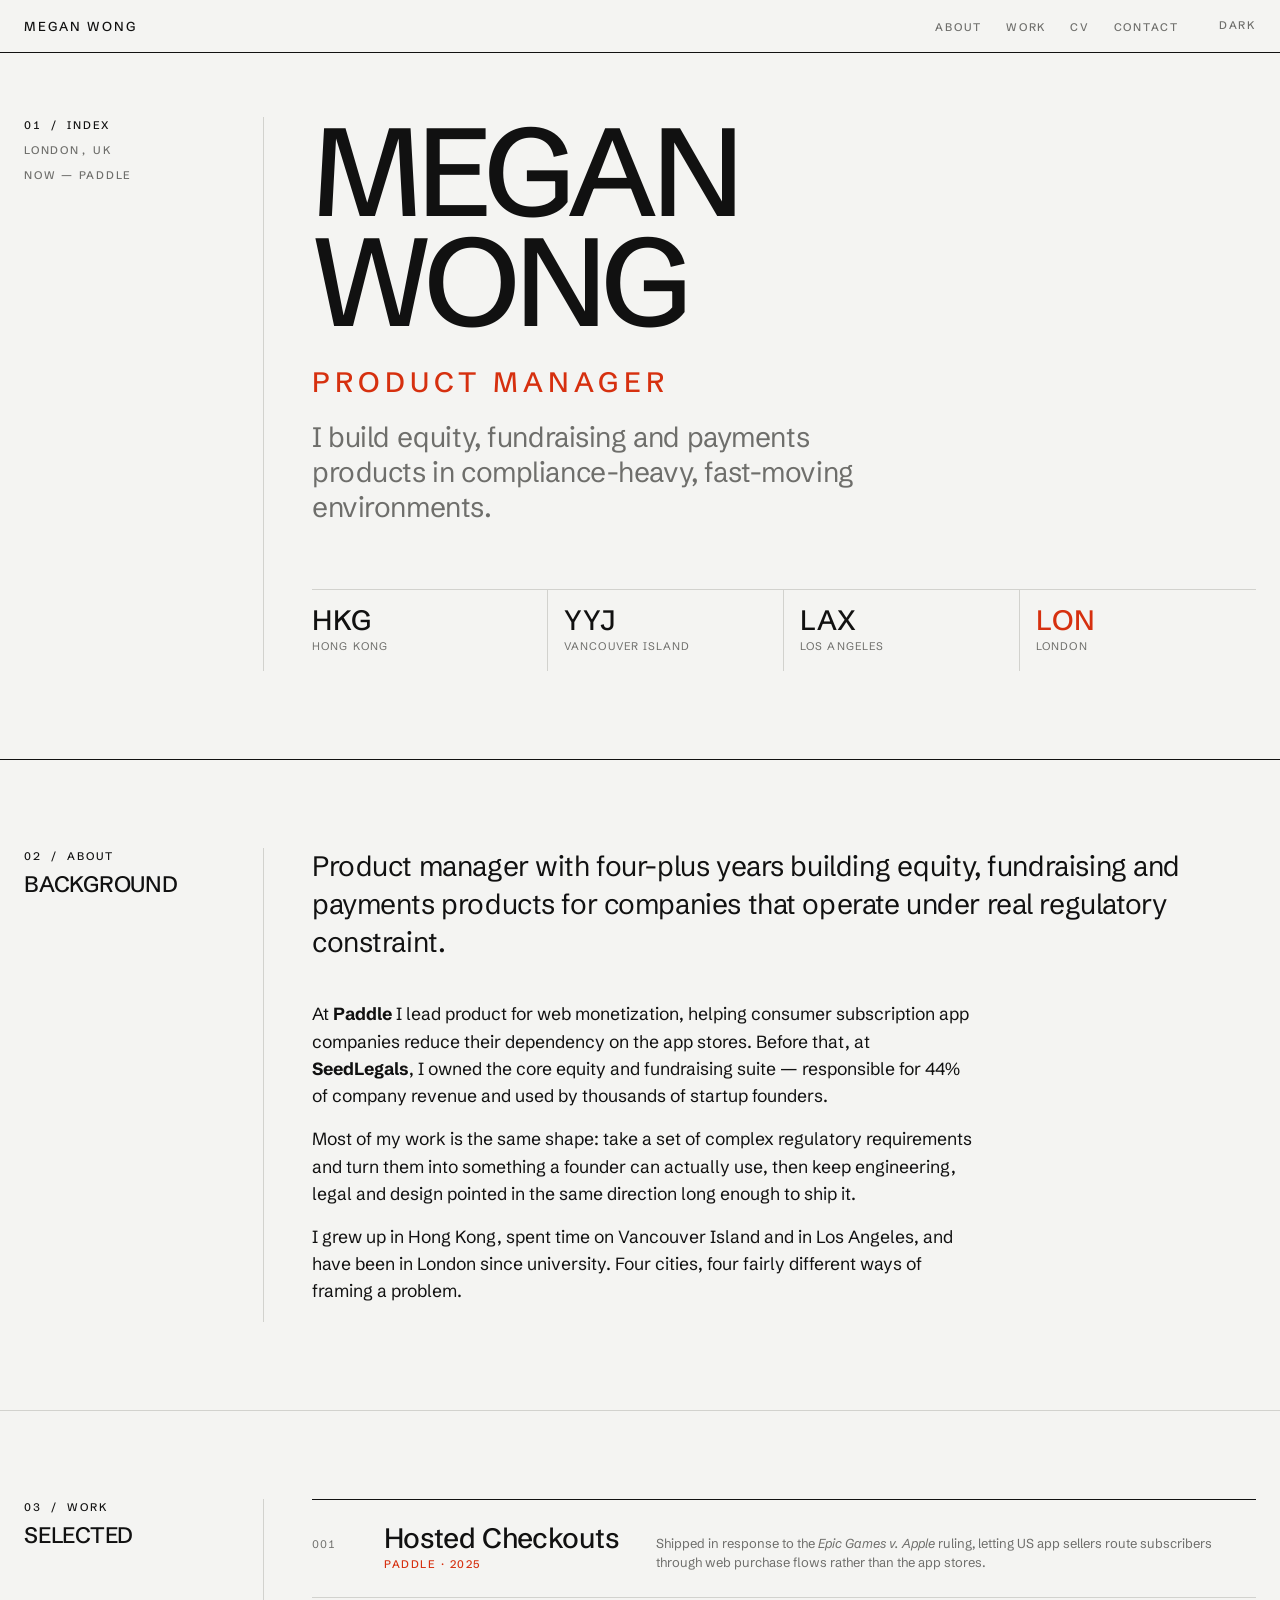
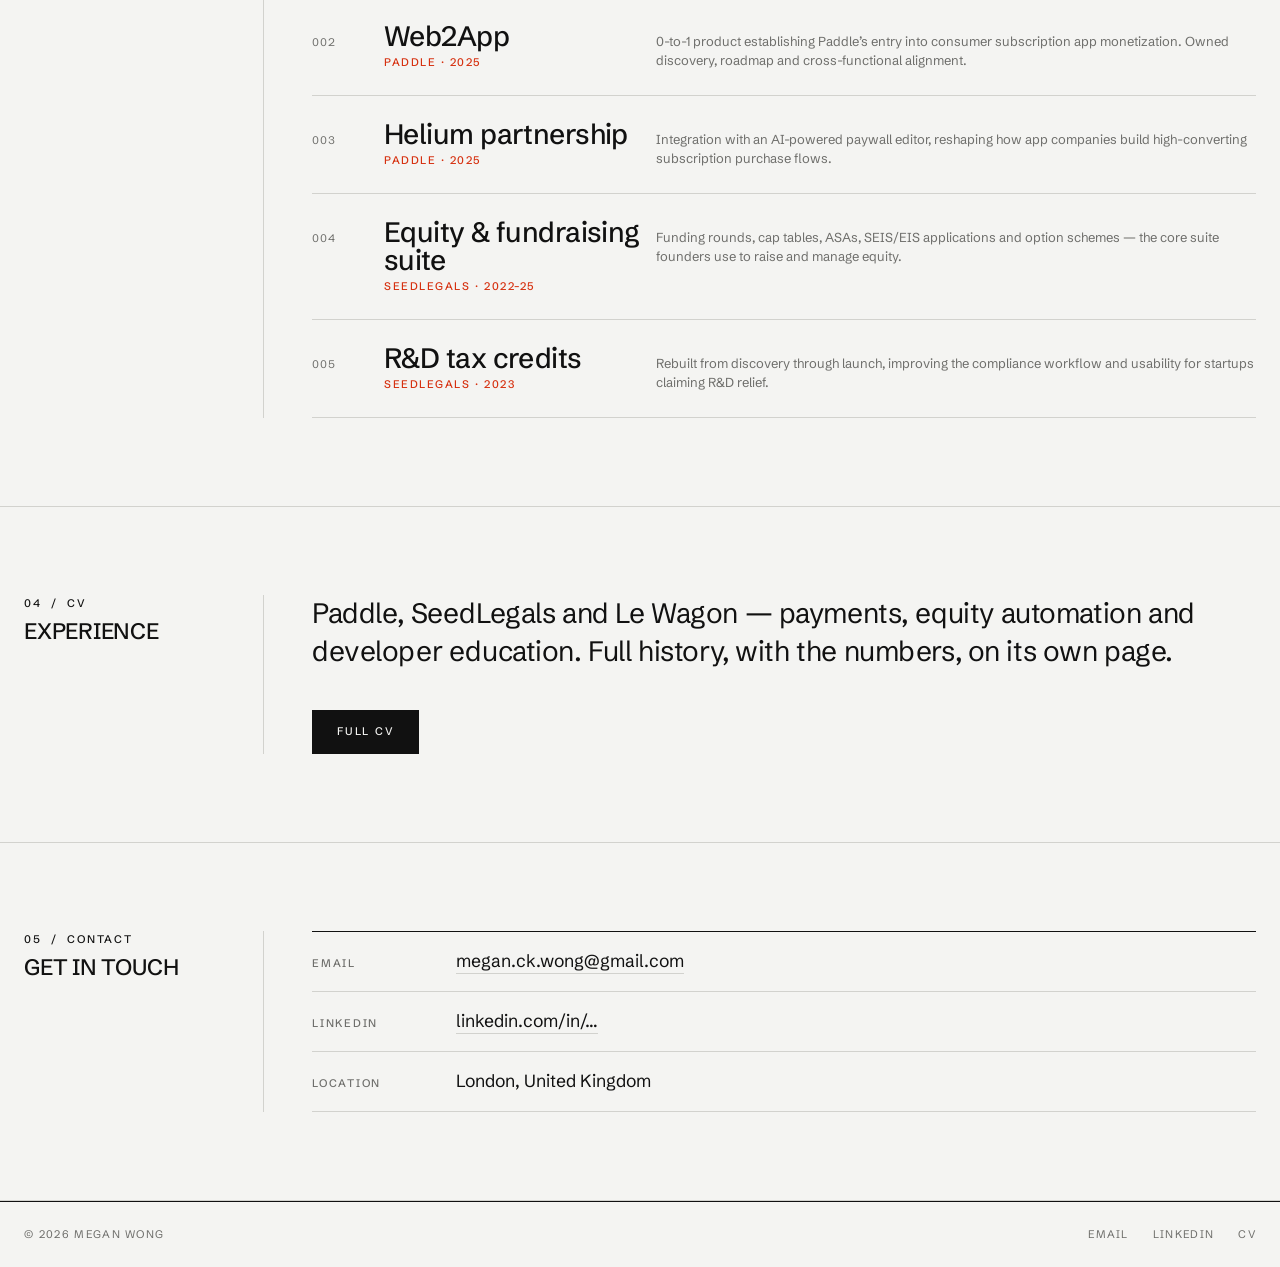
<file: index.html>
<!DOCTYPE html>
<html lang="en-GB">
  <head>
    <meta charset="utf-8" />
    <meta name="viewport" content="width=device-width, initial-scale=1" />

    <title>Megan Wong — Product Manager, London</title>
    <meta
      name="description"
      content="Megan Wong is a product manager in London building equity, fundraising and payments products. Currently at Paddle, previously SeedLegals."
    />
    <link rel="canonical" href="https://meganwong.me/" />

    <meta property="og:type" content="website" />
    <meta property="og:site_name" content="Megan Wong" />
    <meta property="og:title" content="Megan Wong — Product Manager, London" />
    <meta
      property="og:description"
      content="Product manager in London building equity, fundraising and payments products. Currently at Paddle, previously SeedLegals."
    />
    <meta property="og:url" content="https://meganwong.me/" />
    <meta property="og:locale" content="en_GB" />
    <meta name="twitter:card" content="summary" />
    <meta name="twitter:title" content="Megan Wong — Product Manager, London" />
    <meta
      name="twitter:description"
      content="Product manager in London building equity, fundraising and payments products. Currently at Paddle, previously SeedLegals."
    />

    <meta name="theme-color" content="#f4f4f2" media="(prefers-color-scheme: light)" />
    <meta name="theme-color" content="#0e0e0d" media="(prefers-color-scheme: dark)" />

    <link rel="icon" href="/assets/img/favicon.svg" type="image/svg+xml" />
    <link rel="apple-touch-icon" href="/assets/img/favicon.svg" />

    <link rel="preconnect" href="https://fonts.googleapis.com" />
    <link rel="preconnect" href="https://fonts.gstatic.com" crossorigin />
    <link
      href="https://fonts.googleapis.com/css2?family=Schibsted+Grotesk:ital,wght@0,400..900;1,400..900&display=swap"
      rel="stylesheet"
    />

    <link rel="stylesheet" href="/assets/css/style.css" />

    <!-- Applied before first paint to avoid a theme flash -->
    <script>
      (function () {
        document.documentElement.classList.add("js");
        try {
          var stored = localStorage.getItem("theme");
          if (stored === "dark" || stored === "light") {
            document.documentElement.setAttribute("data-theme", stored);
          }
        } catch (e) {}
      })();
    </script>

    <script type="application/ld+json">
      {
        "@context": "https://schema.org",
        "@type": "Person",
        "name": "Megan Wong",
        "url": "https://meganwong.me/",
        "jobTitle": "Product Manager",
        "email": "mailto:megan.ck.wong@gmail.com",
        "worksFor": {
          "@type": "Organization",
          "name": "Paddle"
        },
        "alumniOf": {
          "@type": "CollegeOrUniversity",
          "name": "University College London"
        },
        "address": {
          "@type": "PostalAddress",
          "addressLocality": "London",
          "addressCountry": "GB"
        }
      }
    </script>
  </head>

  <body>
    <a class="skip-link" href="#main">Skip to content</a>

    <header class="site-header">
      <div class="wrap site-header__inner">
        <a class="wordmark" href="/">Megan Wong</a>

        <nav class="nav" aria-label="Primary">
          <ul class="nav__list" data-nav-list>
            <li><a class="nav__link" href="#about">About</a></li>
            <li><a class="nav__link" href="#work">Work</a></li>
            <li><a class="nav__link" href="/cv/">CV</a></li>
            <li><a class="nav__link" href="#contact">Contact</a></li>
          </ul>
        </nav>

        <div class="site-header__actions">
          <button class="theme-toggle" type="button" data-theme-toggle>
            <span data-theme-label>Dark</span>
          </button>

          <button
            class="nav__toggle"
            type="button"
            data-nav-toggle
            aria-expanded="false"
          >
            <span class="label-open">Menu</span>
            <span class="label-close">Close</span>
          </button>
        </div>
      </div>
    </header>

    <main id="main">
      <!-- ===================== 01 — Index ====================== -->
      <section class="hero">
        <div class="wrap split">
          <div class="split__label hero__label">
            <span class="meta meta--ink">01 &nbsp;/&nbsp; Index</span>
            <span class="meta">London, UK</span>
            <span class="meta">Now &mdash; Paddle</span>
          </div>

          <div class="split__body">
            <h1 class="hero__display">
              <span>Megan</span>
              <span>Wong</span>
            </h1>

            <p class="hero__role">Product Manager</p>

            <p class="hero__lede">
              I build equity, fundraising and payments products in
              compliance-heavy, fast-moving environments.
            </p>

            <ul class="trail" aria-label="Places I have lived">
              <li>
                <span class="trail__code">HKG</span>
                <span class="trail__place">Hong Kong</span>
              </li>
              <li>
                <span class="trail__code">YYJ</span>
                <span class="trail__place">Vancouver Island</span>
              </li>
              <li>
                <span class="trail__code">LAX</span>
                <span class="trail__place">Los Angeles</span>
              </li>
              <li>
                <span class="trail__code">LON</span>
                <span class="trail__place">London</span>
              </li>
            </ul>
          </div>
        </div>
      </section>

      <!-- ===================== 02 — About ====================== -->
      <section class="band" id="about">
        <div class="wrap split">
          <div class="split__label">
            <span class="meta meta--ink">02 &nbsp;/&nbsp; About</span>
            <h2 class="band__title">Background</h2>
          </div>

          <div class="split__body">
            <p class="band__intro">
              Product manager with four-plus years building equity, fundraising and
              payments products for companies that operate under real regulatory
              constraint.
            </p>

            <div class="prose stack">
              <p>
                At <strong>Paddle</strong> I lead product for web monetization,
                helping consumer subscription app companies reduce their dependency
                on the app stores. Before that, at <strong>SeedLegals</strong>, I
                owned the core equity and fundraising suite &mdash; responsible for
                44% of company revenue and used by thousands of startup founders.
              </p>
              <p>
                Most of my work is the same shape: take a set of complex regulatory
                requirements and turn them into something a founder can actually
                use, then keep engineering, legal and design pointed in the same
                direction long enough to ship it.
              </p>
              <p>
                I grew up in Hong Kong, spent time on Vancouver Island and in Los
                Angeles, and have been in London since university. Four cities, four
                fairly different ways of framing a problem.
              </p>
            </div>
          </div>
        </div>
      </section>

      <!-- ===================== 03 — Work ======================= -->
      <section class="band" id="work">
        <div class="wrap split">
          <div class="split__label">
            <span class="meta meta--ink">03 &nbsp;/&nbsp; Work</span>
            <h2 class="band__title">Selected</h2>
          </div>

          <div class="split__body">
            <ol class="rows">
              <li class="row">
                <div class="row__inner">
                  <span class="row__num">001</span>
                  <div>
                    <h3 class="row__title">Hosted Checkouts</h3>
                    <span class="row__org">Paddle &middot; 2025</span>
                  </div>
                  <p class="row__desc">
                    Shipped in response to the <em>Epic Games v. Apple</em> ruling,
                    letting US app sellers route subscribers through web purchase
                    flows rather than the app stores.
                  </p>
                </div>
              </li>

              <li class="row">
                <div class="row__inner">
                  <span class="row__num">002</span>
                  <div>
                    <h3 class="row__title">Web2App</h3>
                    <span class="row__org">Paddle &middot; 2025</span>
                  </div>
                  <p class="row__desc">
                    0-to-1 product establishing Paddle&rsquo;s entry into consumer
                    subscription app monetization. Owned discovery, roadmap and
                    cross-functional alignment.
                  </p>
                </div>
              </li>

              <li class="row">
                <div class="row__inner">
                  <span class="row__num">003</span>
                  <div>
                    <h3 class="row__title">Helium partnership</h3>
                    <span class="row__org">Paddle &middot; 2025</span>
                  </div>
                  <p class="row__desc">
                    Integration with an AI-powered paywall editor, reshaping how app
                    companies build high-converting subscription purchase flows.
                  </p>
                </div>
              </li>

              <li class="row">
                <div class="row__inner">
                  <span class="row__num">004</span>
                  <div>
                    <h3 class="row__title">Equity &amp; fundraising suite</h3>
                    <span class="row__org">SeedLegals &middot; 2022&ndash;25</span>
                  </div>
                  <p class="row__desc">
                    Funding rounds, cap tables, ASAs, SEIS/EIS applications and
                    option schemes &mdash; the core suite founders use to raise and
                    manage equity.
                  </p>
                </div>
              </li>

              <li class="row">
                <div class="row__inner">
                  <span class="row__num">005</span>
                  <div>
                    <h3 class="row__title">R&amp;D tax credits</h3>
                    <span class="row__org">SeedLegals &middot; 2023</span>
                  </div>
                  <p class="row__desc">
                    Rebuilt from discovery through launch, improving the compliance
                    workflow and usability for startups claiming R&amp;D relief.
                  </p>
                </div>
              </li>
            </ol>
          </div>
        </div>
      </section>

      <!-- ===================== 04 — CV ========================= -->
      <section class="band" id="cv">
        <div class="wrap split">
          <div class="split__label">
            <span class="meta meta--ink">04 &nbsp;/&nbsp; CV</span>
            <h2 class="band__title">Experience</h2>
          </div>

          <div class="split__body">
            <p class="band__intro">
              Paddle, SeedLegals and Le Wagon &mdash; payments, equity automation and
              developer education. Full history, with the numbers, on its own page.
            </p>

            <div class="button-row">
              <a class="button" href="/cv/">Full CV</a>
              <!-- TODO: uncomment once assets/megan-wong-cv.pdf exists
              <a class="button button--ghost" href="/assets/megan-wong-cv.pdf" download>
                Download PDF
              </a>
              -->
            </div>
          </div>
        </div>
      </section>

      <!-- ===================== 05 — Contact ==================== -->
      <section class="band" id="contact">
        <div class="wrap split">
          <div class="split__label">
            <span class="meta meta--ink">05 &nbsp;/&nbsp; Contact</span>
            <h2 class="band__title">Get in touch</h2>
          </div>

          <div class="split__body">
            <dl class="table">
              <div class="table__row">
                <dt class="meta">Email</dt>
                <dd class="table__value">
                  <a class="link" href="mailto:megan.ck.wong@gmail.com">
                    megan.ck.wong@gmail.com
                  </a>
                </dd>
              </div>
              <div class="table__row">
                <dt class="meta">LinkedIn</dt>
                <dd class="table__value">
                  <!-- TODO: replace with your LinkedIn URL -->
                  <a class="link" href="https://www.linkedin.com/in/" rel="me noopener">
                    linkedin.com/in/&hellip;
                  </a>
                </dd>
              </div>
              <div class="table__row">
                <dt class="meta">Location</dt>
                <dd class="table__value">London, United Kingdom</dd>
              </div>
            </dl>
          </div>
        </div>
      </section>
    </main>

    <footer class="site-footer">
      <div class="wrap site-footer__inner">
        <span>&copy; <span data-year>2026</span> Megan Wong</span>

        <ul class="site-footer__links">
          <li><a href="mailto:megan.ck.wong@gmail.com">Email</a></li>
          <!-- TODO: replace with your LinkedIn URL -->
          <li><a href="https://www.linkedin.com/in/" rel="me noopener">LinkedIn</a></li>
          <li><a href="/cv/">CV</a></li>
        </ul>
      </div>
    </footer>

    <script src="/assets/js/main.js" defer></script>
  </body>
</html>
</file>
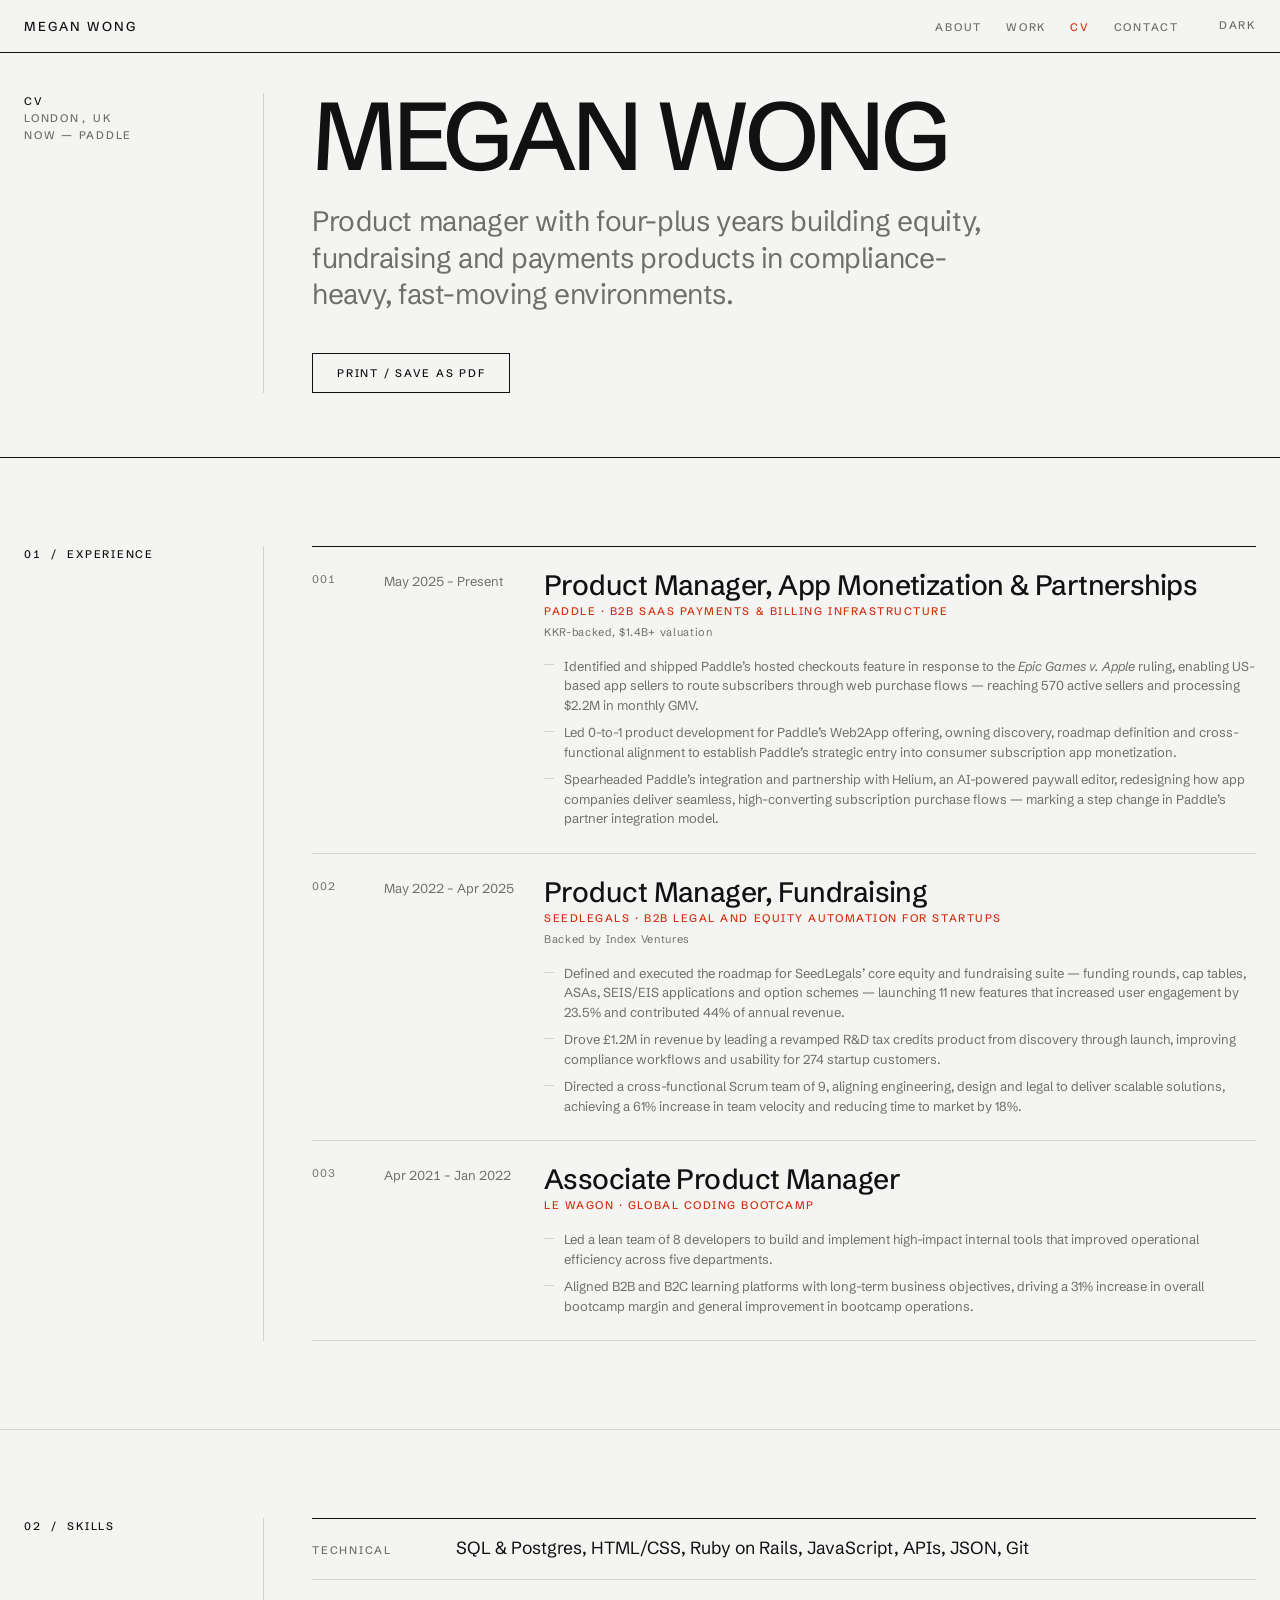
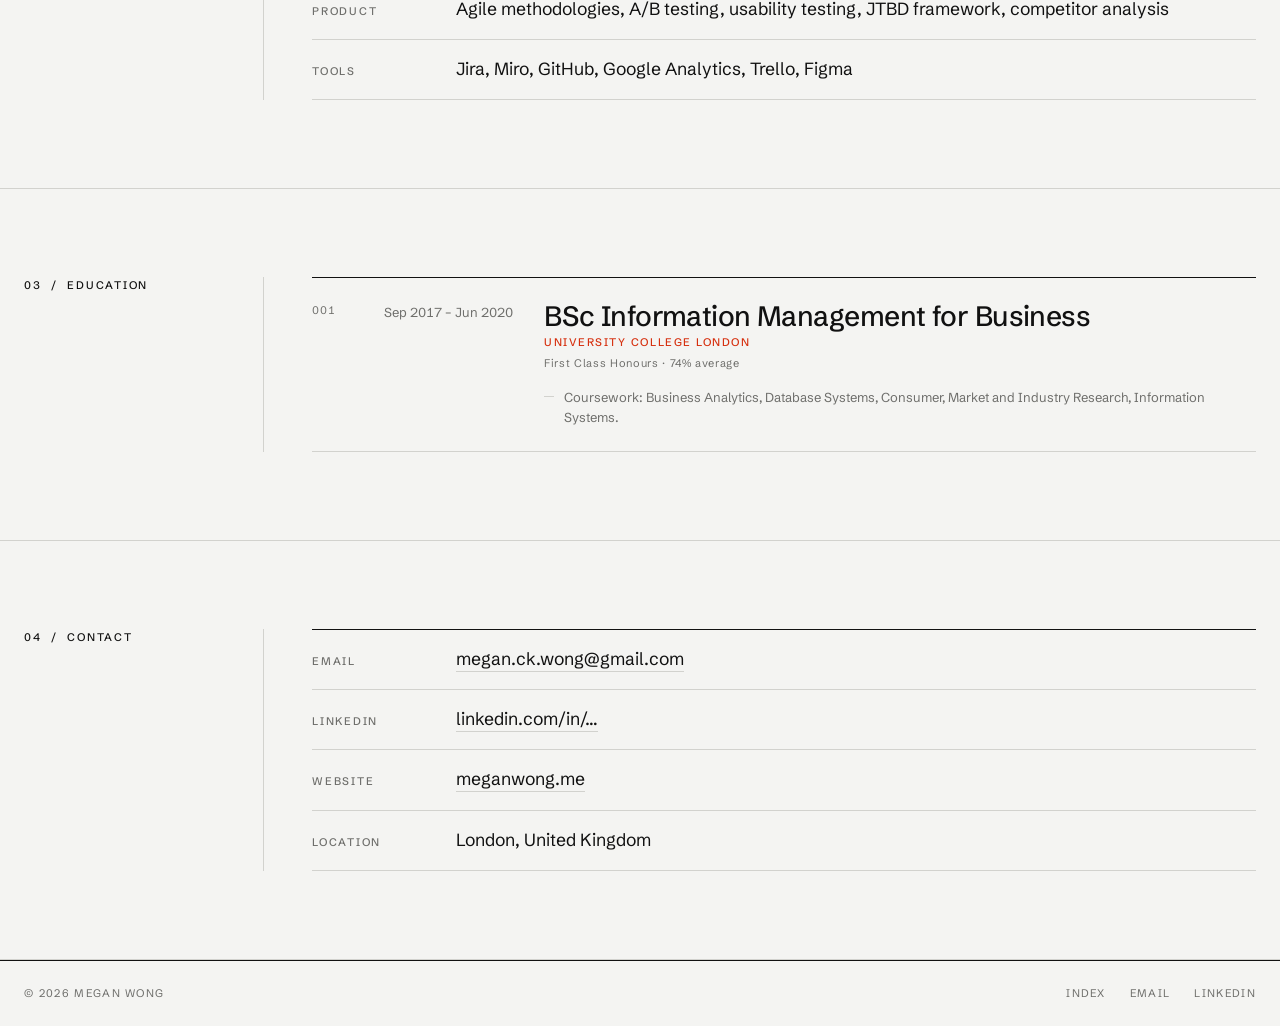
<file: cv/index.html>
<!DOCTYPE html>
<html lang="en-GB">
  <head>
    <meta charset="utf-8" />
    <meta name="viewport" content="width=device-width, initial-scale=1" />

    <title>CV — Megan Wong</title>
    <meta
      name="description"
      content="Curriculum vitae of Megan Wong, product manager in London. Paddle, SeedLegals, Le Wagon. BSc Information Management for Business, UCL."
    />
    <link rel="canonical" href="https://meganwong.me/cv/" />

    <meta property="og:type" content="profile" />
    <meta property="og:site_name" content="Megan Wong" />
    <meta property="og:title" content="CV — Megan Wong" />
    <meta
      property="og:description"
      content="Product manager in London. Paddle, SeedLegals, Le Wagon. BSc Information Management for Business, UCL."
    />
    <meta property="og:url" content="https://meganwong.me/cv/" />
    <meta property="og:locale" content="en_GB" />
    <meta name="twitter:card" content="summary" />
    <meta name="twitter:title" content="CV — Megan Wong" />
    <meta
      name="twitter:description"
      content="Product manager in London. Paddle, SeedLegals, Le Wagon. BSc Information Management for Business, UCL."
    />

    <meta name="theme-color" content="#f4f4f2" media="(prefers-color-scheme: light)" />
    <meta name="theme-color" content="#0e0e0d" media="(prefers-color-scheme: dark)" />

    <link rel="icon" href="/assets/img/favicon.svg" type="image/svg+xml" />
    <link rel="apple-touch-icon" href="/assets/img/favicon.svg" />

    <link rel="preconnect" href="https://fonts.googleapis.com" />
    <link rel="preconnect" href="https://fonts.gstatic.com" crossorigin />
    <link
      href="https://fonts.googleapis.com/css2?family=Schibsted+Grotesk:ital,wght@0,400..900;1,400..900&display=swap"
      rel="stylesheet"
    />

    <link rel="stylesheet" href="/assets/css/style.css" />

    <script>
      (function () {
        document.documentElement.classList.add("js");
        try {
          var stored = localStorage.getItem("theme");
          if (stored === "dark" || stored === "light") {
            document.documentElement.setAttribute("data-theme", stored);
          }
        } catch (e) {}
      })();
    </script>
  </head>

  <body>
    <a class="skip-link" href="#main">Skip to content</a>

    <header class="site-header">
      <div class="wrap site-header__inner">
        <a class="wordmark" href="/">Megan Wong</a>

        <nav class="nav" aria-label="Primary">
          <ul class="nav__list" data-nav-list>
            <li><a class="nav__link" href="/#about">About</a></li>
            <li><a class="nav__link" href="/#work">Work</a></li>
            <li><a class="nav__link" href="/cv/" aria-current="true">CV</a></li>
            <li><a class="nav__link" href="/#contact">Contact</a></li>
          </ul>
        </nav>

        <div class="site-header__actions">
          <button class="theme-toggle" type="button" data-theme-toggle>
            <span data-theme-label>Dark</span>
          </button>

          <button
            class="nav__toggle"
            type="button"
            data-nav-toggle
            aria-expanded="false"
          >
            <span class="label-open">Menu</span>
            <span class="label-close">Close</span>
          </button>
        </div>
      </div>
    </header>

    <main id="main">
      <!-- ===================== Page head ======================= -->
      <section class="page-head">
        <div class="wrap split">
          <div class="split__label">
            <span class="meta meta--ink">CV</span>
            <span class="meta">London, UK</span>
            <span class="meta">Now &mdash; Paddle</span>
          </div>

          <div class="split__body">
            <h1 class="page-head__display">
              <span>Megan</span>
              <span>Wong</span>
            </h1>

            <p class="page-head__sub">
              Product manager with four-plus years building equity, fundraising and
              payments products in compliance-heavy, fast-moving environments.
            </p>

            <div class="button-row no-print">
              <!-- TODO: uncomment once assets/megan-wong-cv.pdf exists
              <a class="button" href="/assets/megan-wong-cv.pdf" download>Download PDF</a>
              -->
              <button class="button button--ghost" type="button" data-print>
                Print / save as PDF
              </button>
            </div>
          </div>
        </div>
      </section>

      <!-- ===================== 01 — Experience ================= -->
      <section class="band" id="experience">
        <div class="wrap split">
          <div class="split__label">
            <span class="meta meta--ink">01 &nbsp;/&nbsp; Experience</span>
          </div>

          <div class="split__body">
            <ol class="roles">
              <li class="role">
                <span class="role__num">001</span>
                <span class="role__dates">May 2025 &ndash; Present</span>
                <div>
                  <h2 class="role__title">
                    Product Manager, App Monetization &amp; Partnerships
                  </h2>
                  <span class="role__org">
                    Paddle &middot; B2B SaaS payments &amp; billing infrastructure
                  </span>
                  <p class="role__note">
                    KKR-backed, $1.4B+ valuation
                  </p>
                  <ul class="role__points">
                    <li>
                      Identified and shipped Paddle&rsquo;s hosted checkouts feature
                      in response to the <em>Epic Games v. Apple</em> ruling,
                      enabling US-based app sellers to route subscribers through web
                      purchase flows &mdash; reaching 570 active sellers and
                      processing $2.2M in monthly GMV.
                    </li>
                    <li>
                      Led 0-to-1 product development for Paddle&rsquo;s Web2App
                      offering, owning discovery, roadmap definition and
                      cross-functional alignment to establish Paddle&rsquo;s
                      strategic entry into consumer subscription app monetization.
                    </li>
                    <li>
                      Spearheaded Paddle&rsquo;s integration and partnership with
                      Helium, an AI-powered paywall editor, redesigning how app
                      companies deliver seamless, high-converting subscription
                      purchase flows &mdash; marking a step change in
                      Paddle&rsquo;s partner integration model.
                    </li>
                  </ul>
                </div>
              </li>

              <li class="role">
                <span class="role__num">002</span>
                <span class="role__dates">May 2022 &ndash; Apr 2025</span>
                <div>
                  <h2 class="role__title">Product Manager, Fundraising</h2>
                  <span class="role__org">
                    SeedLegals &middot; B2B legal and equity automation for startups
                  </span>
                  <p class="role__note">Backed by Index Ventures</p>
                  <ul class="role__points">
                    <li>
                      Defined and executed the roadmap for SeedLegals&rsquo; core
                      equity and fundraising suite &mdash; funding rounds, cap
                      tables, ASAs, SEIS/EIS applications and option schemes &mdash;
                      launching 11 new features that increased user engagement by
                      23.5% and contributed 44% of annual revenue.
                    </li>
                    <li>
                      Drove &pound;1.2M in revenue by leading a revamped R&amp;D tax
                      credits product from discovery through launch, improving
                      compliance workflows and usability for 274 startup customers.
                    </li>
                    <li>
                      Directed a cross-functional Scrum team of 9, aligning
                      engineering, design and legal to deliver scalable solutions,
                      achieving a 61% increase in team velocity and reducing time to
                      market by 18%.
                    </li>
                  </ul>
                </div>
              </li>

              <li class="role">
                <span class="role__num">003</span>
                <span class="role__dates">Apr 2021 &ndash; Jan 2022</span>
                <div>
                  <h2 class="role__title">Associate Product Manager</h2>
                  <span class="role__org">
                    Le Wagon &middot; Global coding bootcamp
                  </span>
                  <ul class="role__points">
                    <li>
                      Led a lean team of 8 developers to build and implement
                      high-impact internal tools that improved operational
                      efficiency across five departments.
                    </li>
                    <li>
                      Aligned B2B and B2C learning platforms with long-term business
                      objectives, driving a 31% increase in overall bootcamp margin
                      and general improvement in bootcamp operations.
                    </li>
                  </ul>
                </div>
              </li>
            </ol>
          </div>
        </div>
      </section>

      <!-- ===================== 02 — Skills ===================== -->
      <section class="band" id="skills">
        <div class="wrap split">
          <div class="split__label">
            <span class="meta meta--ink">02 &nbsp;/&nbsp; Skills</span>
          </div>

          <div class="split__body">
            <dl class="table">
              <div class="table__row">
                <dt class="meta">Technical</dt>
                <dd class="table__value">
                  SQL &amp; Postgres, HTML/CSS, Ruby on Rails, JavaScript, APIs,
                  JSON, Git
                </dd>
              </div>
              <div class="table__row">
                <dt class="meta">Product</dt>
                <dd class="table__value">
                  Agile methodologies, A/B testing, usability testing, JTBD
                  framework, competitor analysis
                </dd>
              </div>
              <div class="table__row">
                <dt class="meta">Tools</dt>
                <dd class="table__value">
                  Jira, Miro, GitHub, Google Analytics, Trello, Figma
                </dd>
              </div>
            </dl>
          </div>
        </div>
      </section>

      <!-- ===================== 03 — Education ================== -->
      <section class="band" id="education">
        <div class="wrap split">
          <div class="split__label">
            <span class="meta meta--ink">03 &nbsp;/&nbsp; Education</span>
          </div>

          <div class="split__body">
            <ol class="roles">
              <li class="role">
                <span class="role__num">001</span>
                <span class="role__dates">Sep 2017 &ndash; Jun 2020</span>
                <div>
                  <h2 class="role__title">
                    BSc Information Management for Business
                  </h2>
                  <span class="role__org">
                    University College London
                  </span>
                  <p class="role__note">First Class Honours &middot; 74% average</p>
                  <ul class="role__points">
                    <li>
                      Coursework: Business Analytics, Database Systems, Consumer,
                      Market and Industry Research, Information Systems.
                    </li>
                  </ul>
                </div>
              </li>
            </ol>
          </div>
        </div>
      </section>

      <!-- ===================== 04 — Contact ==================== -->
      <section class="band" id="cv-contact">
        <div class="wrap split">
          <div class="split__label">
            <span class="meta meta--ink">04 &nbsp;/&nbsp; Contact</span>
          </div>

          <div class="split__body">
            <dl class="table">
              <div class="table__row">
                <dt class="meta">Email</dt>
                <dd class="table__value">
                  <a class="link" href="mailto:megan.ck.wong@gmail.com">
                    megan.ck.wong@gmail.com
                  </a>
                </dd>
              </div>
              <div class="table__row">
                <dt class="meta">LinkedIn</dt>
                <dd class="table__value">
                  <!-- TODO: replace with your LinkedIn URL -->
                  <a class="link" href="https://www.linkedin.com/in/" rel="me noopener">
                    linkedin.com/in/&hellip;
                  </a>
                </dd>
              </div>
              <div class="table__row">
                <dt class="meta">Website</dt>
                <dd class="table__value">
                  <a class="link" href="https://meganwong.me/">meganwong.me</a>
                </dd>
              </div>
              <div class="table__row">
                <dt class="meta">Location</dt>
                <dd class="table__value">London, United Kingdom</dd>
              </div>
            </dl>
          </div>
        </div>
      </section>
    </main>

    <footer class="site-footer">
      <div class="wrap site-footer__inner">
        <span>&copy; <span data-year>2026</span> Megan Wong</span>

        <ul class="site-footer__links">
          <li><a href="/">Index</a></li>
          <li><a href="mailto:megan.ck.wong@gmail.com">Email</a></li>
          <!-- TODO: replace with your LinkedIn URL -->
          <li><a href="https://www.linkedin.com/in/" rel="me noopener">LinkedIn</a></li>
        </ul>
      </div>
    </footer>

    <script src="/assets/js/main.js" defer></script>
  </body>
</html>
</file>
<file: assets/css/style.css>
/* =========================================================================
   meganwong.me
   Swiss grid. One sans family, hard rules, numbered bands, no ornament.

   Deliberately absent: backdrop blur, drop shadows, rounded cards,
   scroll-reveal animation, gradient anything. The grid does the work.

   Contents
     1. Tokens
     2. Reset & base
     3. Grid primitives
     4. Header
     5. Hero
     6. Bands (numbered sections)
     7. Rows, tables, lists
     8. Buttons & links
     9. CV
    10. Footer
    11. Dark mode
    12. Print
   ========================================================================= */

/* ---------- 1. Tokens ---------------------------------------------------- */

:root {
  /* Cool paper, hard ink, Swiss red. */
  --paper: #f4f4f2;
  --paper-2: #eaeae7;
  --ink: #111111;
  --muted: #6e6e6b;
  --rule: #d2d2ce;
  --accent: #d6300f;
  --on-accent: #ffffff;

  --font: "Schibsted Grotesk", -apple-system, BlinkMacSystemFont, "Segoe UI",
    Helvetica, Arial, sans-serif;

  /* Display sizes run big and tight; body stays sober. */
  --t-display: clamp(2.75rem, 1rem + 8.5vw, 8rem);
  --t-xl: clamp(1.75rem, 1.1rem + 3vw, 3.25rem);
  --t-l: clamp(1.25rem, 1.05rem + 0.9vw, 1.75rem);
  --t-m: clamp(1rem, 0.97rem + 0.16vw, 1.1rem);
  --t-s: 0.8125rem;
  --t-xs: 0.6875rem;

  --space-3xs: 0.25rem;
  --space-2xs: 0.5rem;
  --space-xs: 0.75rem;
  --space-s: 1rem;
  --space-m: 1.5rem;
  --space-l: 2.5rem;
  --space-xl: 4rem;
  --space-2xl: 5.5rem;

  --page: 84rem;
  --measure: 60ch;

  /* Label column must hold the longest band title ("BACKGROUND") with
     clear air before the vertical rule. --gutter is that air. */
  --label-col: 15rem;
  --gutter: 3rem;

  color-scheme: light;
}

/* ---------- 2. Reset & base --------------------------------------------- */

*,
*::before,
*::after {
  box-sizing: border-box;
}

html {
  -webkit-text-size-adjust: 100%;
}

body {
  margin: 0;
  background: var(--paper);
  color: var(--ink);
  font-family: var(--font);
  font-size: var(--t-m);
  font-weight: 400;
  line-height: 1.55;
  font-feature-settings: "ss01" 1;
  -webkit-font-smoothing: antialiased;
  overflow-x: hidden;
}

h1,
h2,
h3,
h4 {
  margin: 0;
  font-weight: 500;
  line-height: 1;
  letter-spacing: -0.03em;
}

p {
  margin: 0 0 var(--space-s);
}

p:last-child {
  margin-bottom: 0;
}

ul,
ol {
  margin: 0;
  padding: 0;
  list-style: none;
}

/* dd carries a 40px inline-start margin by default, which breaks the
   label/value alignment in .table once it stacks. */
dl,
dt,
dd {
  margin: 0;
}

img,
svg {
  max-width: 100%;
  height: auto;
  display: block;
}

a {
  color: inherit;
}

/* Square, offset, unmistakable. No rounded focus rings. */
:focus-visible {
  outline: 2px solid var(--accent);
  outline-offset: 2px;
}

::selection {
  background: var(--accent);
  color: var(--on-accent);
}

.skip-link {
  position: absolute;
  top: 0;
  left: 0;
  z-index: 100;
  padding: var(--space-2xs) var(--space-s);
  background: var(--ink);
  color: var(--paper);
  font-size: var(--t-xs);
  letter-spacing: 0.12em;
  text-transform: uppercase;
  text-decoration: none;
  transform: translateY(-100%);
}

.skip-link:focus {
  transform: translateY(0);
}

.visually-hidden {
  position: absolute;
  width: 1px;
  height: 1px;
  padding: 0;
  margin: -1px;
  overflow: hidden;
  clip: rect(0 0 0 0);
  white-space: nowrap;
  border: 0;
}

/* ---------- 3. Grid primitives ------------------------------------------ */

.wrap {
  width: 100%;
  max-width: var(--page);
  margin-inline: auto;
  padding-inline: var(--space-s);
}

@media (min-width: 40em) {
  .wrap {
    padding-inline: var(--space-m);
  }
}

/* The recurring two-column split: index label | content.
   Below the breakpoint it collapses to a stack, no vertical rule. */
.split {
  display: grid;
  grid-template-columns: 1fr;
  gap: var(--space-m);
}

@media (min-width: 56em) {
  .split {
    grid-template-columns: var(--label-col) 1fr;
    gap: 0;
  }

  .split__label {
    padding-right: var(--gutter);
    border-right: 1px solid var(--rule);
  }

  .split__body {
    padding-left: var(--gutter);
  }
}

/* Small uppercase metadata. Used for index numbers, labels, captions. */
.meta {
  display: block;
  font-size: var(--t-xs);
  font-weight: 500;
  letter-spacing: 0.16em;
  text-transform: uppercase;
  color: var(--muted);
  font-variant-numeric: tabular-nums;
}

.meta--ink {
  color: var(--ink);
}

.stack > * + * {
  margin-top: var(--space-s);
}

.prose {
  max-width: var(--measure);
}

.prose p {
  margin-bottom: var(--space-s);
}

/* ---------- 4. Header ---------------------------------------------------- */

/* Solid, always-ruled, no blur, no scroll state. */
.site-header {
  position: sticky;
  top: 0;
  z-index: 40;
  background: var(--paper);
  border-bottom: 1px solid var(--ink);
}

.site-header__inner {
  display: flex;
  align-items: center;
  gap: var(--space-s);
  min-height: 3.25rem;
}

.wordmark {
  font-size: var(--t-s);
  font-weight: 500;
  letter-spacing: 0.16em;
  text-transform: uppercase;
  text-decoration: none;
  white-space: nowrap;
}

.wordmark:hover {
  color: var(--accent);
}

.nav {
  margin-left: auto;
}

.nav__list {
  display: flex;
  align-items: center;
  gap: var(--space-m);
}

.nav__link {
  font-size: var(--t-xs);
  font-weight: 500;
  letter-spacing: 0.16em;
  text-transform: uppercase;
  text-decoration: none;
  color: var(--muted);
  transition: color 120ms linear;
}

.nav__link:hover,
.nav__link[aria-current="true"] {
  color: var(--accent);
}

.site-header__actions {
  display: flex;
  align-items: center;
  gap: var(--space-m);
  margin-left: var(--space-m);
}

/* Text toggle, not a sun/moon icon. */
.theme-toggle {
  padding: 0;
  background: none;
  border: 0;
  font: inherit;
  font-size: var(--t-xs);
  font-weight: 500;
  letter-spacing: 0.16em;
  text-transform: uppercase;
  color: var(--muted);
  cursor: pointer;
  transition: color 120ms linear;
}

.theme-toggle:hover {
  color: var(--accent);
}

html:not(.js) .theme-toggle {
  display: none;
}

.nav__toggle {
  display: none;
  padding: 0;
  background: none;
  border: 0;
  font: inherit;
  font-size: var(--t-xs);
  font-weight: 500;
  letter-spacing: 0.16em;
  text-transform: uppercase;
  color: var(--ink);
  cursor: pointer;
}

.nav__toggle .label-close {
  display: none;
}

.nav__toggle[aria-expanded="true"] .label-open {
  display: none;
}

.nav__toggle[aria-expanded="true"] .label-close {
  display: inline;
}

@media (max-width: 47.99em) {
  .nav__toggle {
    display: block;
  }

  .site-header__actions {
    margin-left: auto;
  }

  .nav {
    margin-left: 0;
  }

  .nav__list {
    display: none;
    position: absolute;
    top: 100%;
    left: 0;
    right: 0;
    flex-direction: column;
    align-items: stretch;
    gap: 0;
    background: var(--paper);
    border-bottom: 1px solid var(--ink);
  }

  .nav__list.is-open {
    display: flex;
  }

  .nav__link {
    display: block;
    padding: var(--space-s) var(--space-m);
    font-size: var(--t-s);
    border-top: 1px solid var(--rule);
  }
}

/* ---------- 5. Hero ------------------------------------------------------ */

.hero {
  padding-block: var(--space-l) var(--space-xl);
  border-bottom: 1px solid var(--ink);
}

@media (min-width: 56em) {
  .hero {
    padding-block: var(--space-xl) var(--space-2xl);
  }
}

.hero__label {
  display: flex;
  flex-direction: column;
  gap: var(--space-2xs);
}

.hero__display {
  font-size: var(--t-display);
  line-height: 0.88;
  letter-spacing: -0.045em;
  text-transform: uppercase;
}

.hero__display span {
  display: block;
}

/* The name is the headline; the role is the designation beneath it. */

.hero__role {
  margin-top: var(--space-m);
  font-size: var(--t-l);
  font-weight: 500;
  letter-spacing: 0.18em;
  text-transform: uppercase;
  color: var(--accent);
}

.hero__lede {
  margin-top: var(--space-s);
  max-width: 34ch;
  font-size: var(--t-l);
  line-height: 1.25;
  letter-spacing: -0.015em;
  color: var(--muted);
}

/* Cities as a data row: code above, name beneath. */
.trail {
  display: grid;
  grid-template-columns: repeat(2, minmax(0, 1fr));
  margin-top: var(--space-xl);
  border-top: 1px solid var(--rule);
}

@media (min-width: 40em) {
  .trail {
    grid-template-columns: repeat(4, minmax(0, 1fr));
  }
}

.trail li {
  padding: var(--space-s) var(--space-s) var(--space-s) 0;
  border-bottom: 1px solid var(--rule);
}

@media (min-width: 40em) {
  .trail li {
    border-bottom: 0;
    border-right: 1px solid var(--rule);
  }

  .trail li:last-child {
    border-right: 0;
  }

  .trail li + li {
    padding-left: var(--space-s);
  }
}

.trail__code {
  display: block;
  font-size: var(--t-l);
  font-weight: 500;
  letter-spacing: 0.02em;
  line-height: 1;
}

.trail li:last-child .trail__code {
  color: var(--accent);
}

.trail__place {
  display: block;
  margin-top: var(--space-3xs);
  font-size: var(--t-xs);
  letter-spacing: 0.1em;
  text-transform: uppercase;
  color: var(--muted);
}

/* ---------- 6. Bands ----------------------------------------------------- */

.band {
  padding-block: var(--space-xl);
  border-bottom: 1px solid var(--rule);
}

@media (min-width: 56em) {
  .band {
    padding-block: var(--space-2xl);
  }
}

/* Sized to fit the longest title inside --label-col minus --gutter, so it
   can never crowd the vertical rule. Break-word is the backstop. */
.band__title {
  margin-top: var(--space-2xs);
  font-size: clamp(1.15rem, 1rem + 0.55vw, 1.4rem);
  text-transform: uppercase;
  letter-spacing: -0.01em;
  overflow-wrap: break-word;
}

@media (min-width: 56em) {
  .band__label {
    position: sticky;
    top: 5rem;
    align-self: start;
  }
}

.band__intro {
  max-width: var(--measure);
  font-size: var(--t-l);
  line-height: 1.35;
  letter-spacing: -0.015em;
  margin-bottom: var(--space-l);
}

/* ---------- 7. Rows, tables, lists --------------------------------------- */

/* Numbered index rows. Replaces the card grid entirely. */
.rows {
  border-top: 1px solid var(--ink);
}

.row {
  border-bottom: 1px solid var(--rule);
}

.row__link,
.row__inner {
  display: grid;
  grid-template-columns: 2.75rem 1fr;
  gap: var(--space-2xs) var(--space-s);
  align-items: baseline;
  padding-block: var(--space-m);
  text-decoration: none;
  color: inherit;
}

@media (min-width: 48em) {
  .row__inner {
    grid-template-columns: 3.5rem minmax(0, 16rem) minmax(0, 1fr);
  }

  /* Linked rows reserve a trailing column for the arrow */
  .row__link {
    grid-template-columns: 3.5rem minmax(0, 16rem) minmax(0, 1fr) 2rem;
  }
}

.row__num {
  font-size: var(--t-xs);
  letter-spacing: 0.1em;
  color: var(--muted);
  font-variant-numeric: tabular-nums;
}

.row__title {
  font-size: var(--t-l);
  letter-spacing: -0.02em;
}

.row__org {
  display: block;
  margin-top: var(--space-3xs);
  font-size: var(--t-xs);
  font-weight: 500;
  letter-spacing: 0.14em;
  text-transform: uppercase;
  color: var(--accent);
}

.row__desc {
  grid-column: 2 / -1;
  font-size: var(--t-s);
  line-height: 1.5;
  color: var(--muted);
}

@media (min-width: 48em) {
  .row__desc {
    grid-column: auto;
  }
}

.row__arrow {
  display: none;
  font-size: var(--t-l);
  color: var(--muted);
  justify-self: end;
  transition: transform 140ms linear, color 140ms linear;
}

@media (min-width: 48em) {
  .row__arrow {
    display: block;
  }
}

.row__link:hover .row__title,
.row__link:focus-visible .row__title {
  color: var(--accent);
}

.row__link:hover .row__arrow {
  color: var(--accent);
  transform: translateX(4px);
}

.row--pending .row__title {
  color: var(--muted);
}

/* Label/value table. Used for contact and details. */
.table {
  border-top: 1px solid var(--ink);
}

.table__row {
  display: grid;
  grid-template-columns: 1fr;
  gap: var(--space-3xs);
  padding-block: var(--space-s);
  border-bottom: 1px solid var(--rule);
}

@media (min-width: 40em) {
  .table__row {
    grid-template-columns: 8rem 1fr;
    gap: var(--space-s);
    align-items: baseline;
  }
}

.table__value {
  font-size: var(--t-m);
}

/* Inline link: underline is a rule, not a decoration. */
.link {
  color: inherit;
  text-decoration: none;
  border-bottom: 1px solid var(--rule);
  padding-bottom: 1px;
  transition: color 120ms linear, border-color 120ms linear;
}

.link:hover,
.link:focus-visible {
  color: var(--accent);
  border-bottom-color: var(--accent);
}

/* Tag list */
.tags {
  display: flex;
  flex-wrap: wrap;
  gap: var(--space-2xs) var(--space-s);
  border-top: 1px solid var(--rule);
  padding-top: var(--space-s);
}

.tags li {
  font-size: var(--t-s);
  color: var(--muted);
}

.tags li::after {
  content: " /";
  color: var(--rule);
}

.tags li:last-child::after {
  content: "";
}

/* ---------- 8. Buttons --------------------------------------------------- */

.button {
  display: inline-flex;
  align-items: center;
  gap: var(--space-2xs);
  padding: var(--space-xs) var(--space-m);
  font-size: var(--t-xs);
  font-weight: 500;
  letter-spacing: 0.16em;
  text-transform: uppercase;
  text-decoration: none;
  color: var(--paper);
  background: var(--ink);
  border: 1px solid var(--ink);
  border-radius: 0;
  cursor: pointer;
  font-family: inherit;
  transition: background-color 120ms linear, border-color 120ms linear,
    color 120ms linear;
}

.button:hover,
.button:focus-visible {
  background: var(--accent);
  border-color: var(--accent);
  color: var(--on-accent);
}

.button--ghost {
  color: var(--ink);
  background: transparent;
}

.button--ghost:hover,
.button--ghost:focus-visible {
  background: var(--accent);
  border-color: var(--accent);
  color: var(--on-accent);
}

.button-row {
  display: flex;
  flex-wrap: wrap;
  gap: var(--space-2xs);
  margin-top: var(--space-l);
}

/* ---------- 9. CV -------------------------------------------------------- */

.page-head {
  padding-block: var(--space-l) var(--space-xl);
  border-bottom: 1px solid var(--ink);
}

.page-head__display {
  font-size: clamp(2.5rem, 1.2rem + 6vw, 6rem);
  line-height: 0.9;
  letter-spacing: -0.045em;
  text-transform: uppercase;
}

.page-head__sub {
  margin-top: var(--space-m);
  max-width: 40ch;
  font-size: var(--t-l);
  line-height: 1.3;
  letter-spacing: -0.015em;
  color: var(--muted);
}

.roles {
  border-top: 1px solid var(--ink);
}

.role {
  display: grid;
  grid-template-columns: 1fr;
  gap: var(--space-2xs);
  padding-block: var(--space-m);
  border-bottom: 1px solid var(--rule);
}

@media (min-width: 48em) {
  .role {
    grid-template-columns: 3.5rem 9rem 1fr;
    gap: var(--space-s);
  }
}

.role__num {
  font-size: var(--t-xs);
  letter-spacing: 0.1em;
  color: var(--muted);
  font-variant-numeric: tabular-nums;
}

.role__dates {
  font-size: var(--t-s);
  color: var(--muted);
  font-variant-numeric: tabular-nums;
}

.role__title {
  font-size: var(--t-l);
  letter-spacing: -0.02em;
}

.role__org {
  display: block;
  margin-top: var(--space-3xs);
  font-size: var(--t-xs);
  font-weight: 500;
  letter-spacing: 0.14em;
  text-transform: uppercase;
  color: var(--accent);
}

/* Company context — valuation, backers, one line of framing */
.role__note {
  margin: var(--space-3xs) 0 0;
  font-size: var(--t-xs);
  letter-spacing: 0.06em;
  color: var(--muted);
}

.role__points {
  margin-top: var(--space-s);
  display: grid;
  gap: var(--space-2xs);
}

.role__points li {
  position: relative;
  padding-left: 1.25rem;
  font-size: var(--t-s);
  line-height: 1.5;
  color: var(--muted);
}

.role__points li::before {
  content: "";
  position: absolute;
  left: 0;
  top: 0.6em;
  width: 0.6rem;
  height: 1px;
  background: var(--rule);
}

/* ---------- 10. Footer --------------------------------------------------- */

.site-footer {
  padding-block: var(--space-m);
  border-top: 1px solid var(--ink);
}

.site-footer__inner {
  display: flex;
  flex-wrap: wrap;
  align-items: baseline;
  justify-content: space-between;
  gap: var(--space-s);
  font-size: var(--t-xs);
  letter-spacing: 0.12em;
  text-transform: uppercase;
  color: var(--muted);
}

.site-footer a {
  color: var(--muted);
  text-decoration: none;
  transition: color 120ms linear;
}

.site-footer a:hover {
  color: var(--accent);
}

.site-footer__links {
  display: flex;
  flex-wrap: wrap;
  gap: var(--space-m);
}

/* ---------- 11. Dark mode ------------------------------------------------ */

@media (prefers-color-scheme: dark) {
  :root:not([data-theme="light"]) {
    --paper: #0e0e0d;
    --paper-2: #171716;
    --ink: #ededea;
    --muted: #8d8d88;
    --rule: #2c2c2a;
    --accent: #ff5230;
    --on-accent: #0e0e0d;

    color-scheme: dark;
  }
}

:root[data-theme="dark"] {
  --paper: #0e0e0d;
  --paper-2: #171716;
  --ink: #ededea;
  --muted: #8d8d88;
  --rule: #2c2c2a;
  --accent: #ff5230;
  --on-accent: #0e0e0d;

  color-scheme: dark;
}

/* ---------- 12. Motion --------------------------------------------------- */

/* No scroll-reveal. The only motion is hover feedback and anchor scrolling. */
@media (prefers-reduced-motion: no-preference) {
  html {
    scroll-behavior: smooth;
    scroll-padding-top: 4.5rem;
  }
}

/* ---------- 13. Print ---------------------------------------------------- */

@media print {
  @page {
    margin: 14mm;
  }

  :root {
    --paper: #fff;
    --paper-2: #fff;
    --ink: #000;
    --muted: #333;
    --rule: #bbb;
    --accent: #000;
  }

  html {
    font-size: 10.5pt;
  }

  body {
    background: #fff;
    color: #000;
  }

  .site-header,
  .site-footer,
  .skip-link,
  .button-row,
  .no-print {
    display: none !important;
  }

  .wrap {
    max-width: none;
    padding-inline: 0;
  }

  .band,
  .page-head {
    padding-block: 0 var(--space-s);
    border-bottom: 0;
  }

  .split {
    display: block;
  }

  .split__label {
    padding-right: 0;
    border-right: 0;
    margin-bottom: var(--space-2xs);
    position: static;
  }

  .split__body {
    padding-left: 0;
  }

  .role,
  .row {
    break-inside: avoid;
  }

  a {
    text-decoration: none;
  }

  .prose a[href^="http"]::after,
  .table a[href^="http"]::after {
    content: " (" attr(href) ")";
    font-size: 0.85em;
    color: #555;
  }
}
</file>
